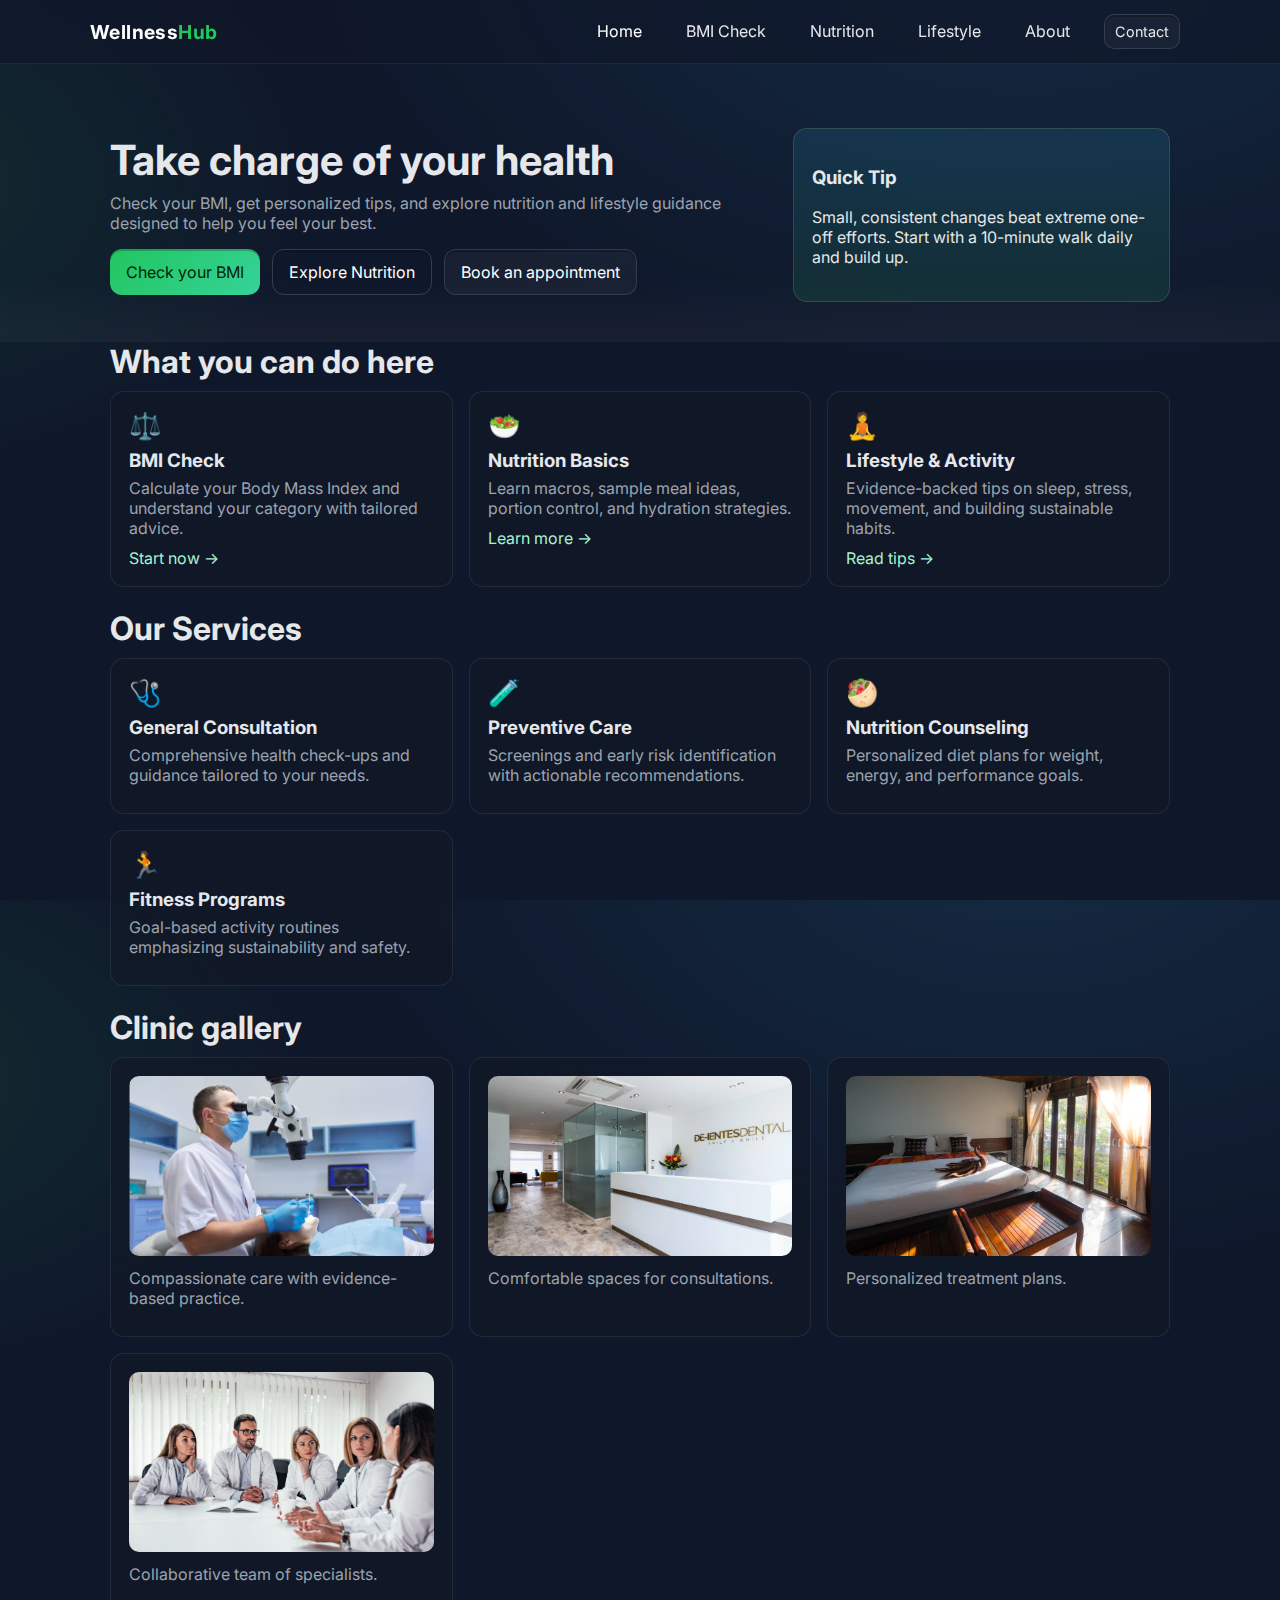
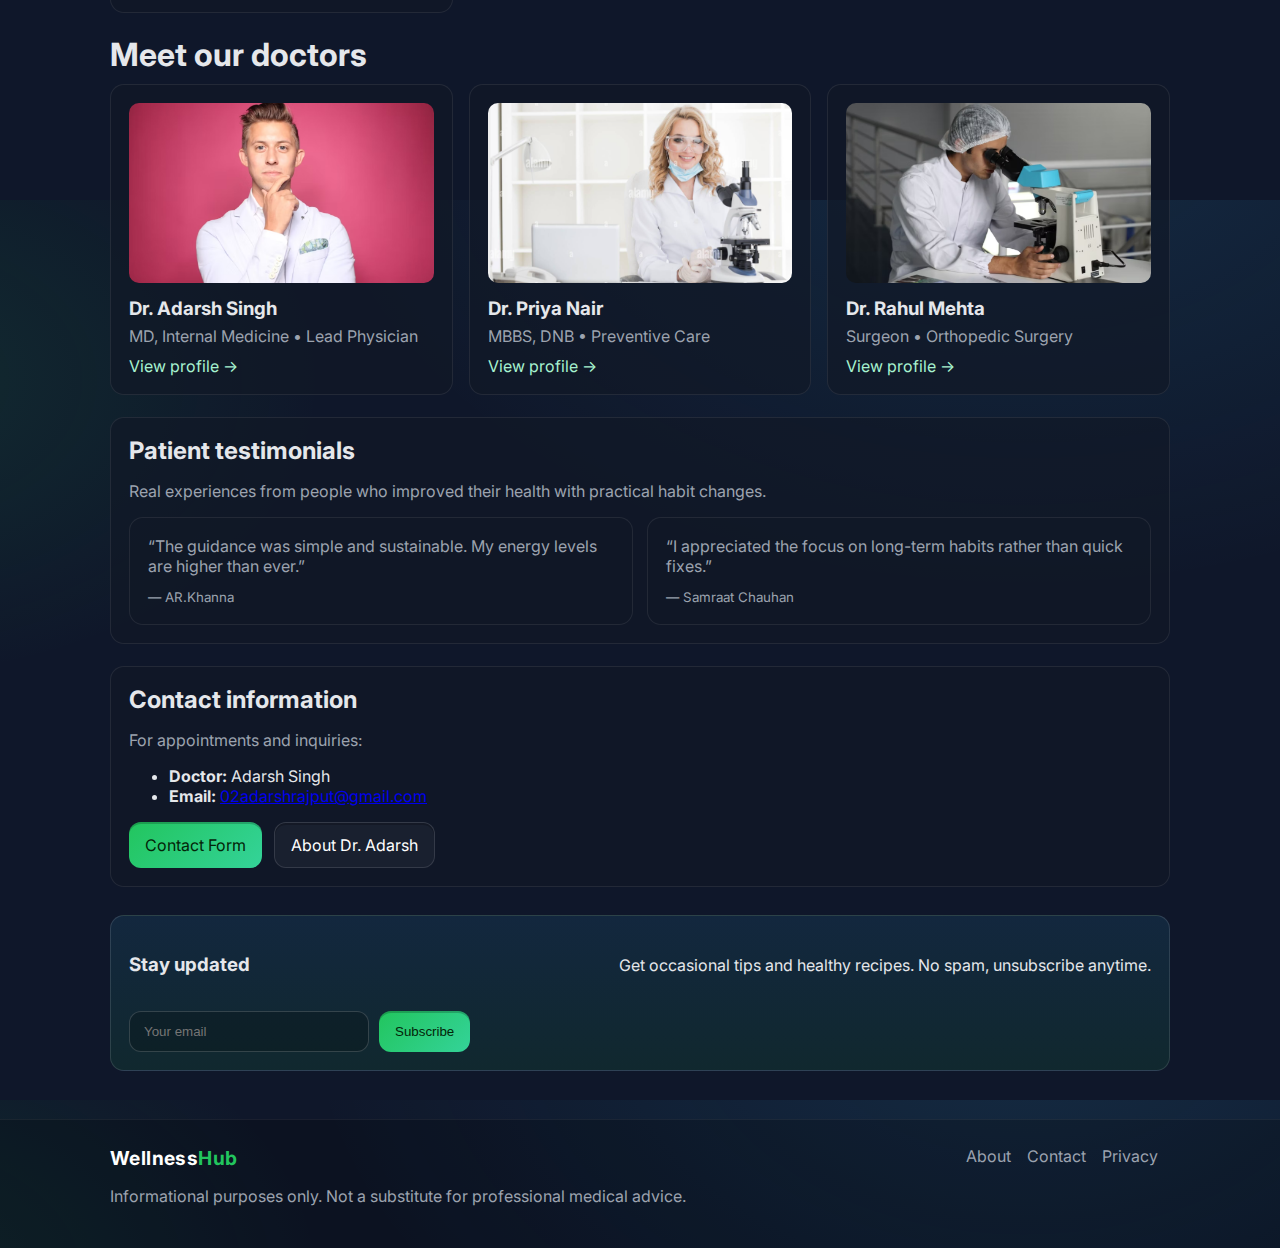
<file: index.html>
<!DOCTYPE html>
<html lang="en">
<head>
  <meta charset="UTF-8" />
  <meta name="viewport" content="width=device-width, initial-scale=1.0" />
  <title>Wellness Hub | Your Health Companion</title>
  <meta name="description" content="Wellness Hub helps you check BMI, learn nutrition basics, get lifestyle tips, and track your health goals." />
  <link rel="stylesheet" href="assets/css/style.css" />
  <link rel="preconnect" href="https://fonts.googleapis.com">
  <link rel="preconnect" href="https://fonts.gstatic.com" crossorigin>
  <link href="https://fonts.googleapis.com/css2?family=Inter:wght@400;600;700&display=swap" rel="stylesheet">
</head>
<body>
  <header class="site-header">
    <div class="container header-inner">
      <a class="logo" href="index.html">Wellness<span>Hub</span></a>
      <nav class="nav">
        <a href="index.html" class="active">Home</a>
        <a href="pages/bmi.html">BMI Check</a>
        <a href="pages/nutrition.html">Nutrition</a>
        <a href="pages/lifestyle.html">Lifestyle</a>
        <a href="pages/about.html">About</a>
        <a href="pages/contact.html" class="btn btn-sm">Contact</a>
      </nav>
    </div>
  </header>

  <section class="hero">
    <div class="container hero-inner">
      <div class="hero-text">
        <h1>Take charge of your health</h1>
        <p>Check your BMI, get personalized tips, and explore nutrition and lifestyle guidance designed to help you feel your best.</p>
        <div class="cta-group">
          <a class="btn btn-primary" href="pages/bmi.html">Check your BMI</a>
          <a class="btn btn-ghost" href="pages/nutrition.html">Explore Nutrition</a>
          <a class="btn" href="pages/contact.html">Book an appointment</a>
        </div>
      </div>
      <div class="hero-card">
        <h3>Quick Tip</h3>
        <p>Small, consistent changes beat extreme one-off efforts. Start with a 10-minute walk daily and build up.</p>
      </div>
    </div>
    <div class="hero-wave" aria-hidden="true"></div>
  </section>

  <main class="container">
    <section class="features">
      <h2 class="section-title">What you can do here</h2>
      <div class="grid">
        <a class="card" href="pages/bmi.html">
          <div class="icon">⚖️</div>
          <h3>BMI Check</h3>
          <p>Calculate your Body Mass Index and understand your category with tailored advice.</p>
          <span class="link">Start now →</span>
        </a>
        <a class="card" href="pages/nutrition.html">
          <div class="icon">🥗</div>
          <h3>Nutrition Basics</h3>
          <p>Learn macros, sample meal ideas, portion control, and hydration strategies.</p>
          <span class="link">Learn more →</span>
        </a>
        <a class="card" href="pages/lifestyle.html">
          <div class="icon">🧘</div>
          <h3>Lifestyle & Activity</h3>
          <p>Evidence-backed tips on sleep, stress, movement, and building sustainable habits.</p>
          <span class="link">Read tips →</span>
        </a>
      </div>
    </section>

    <section id="services" class="features" style="margin-top:22px">
      <h2 class="section-title">Our Services</h2>
      <div class="grid">
        <div class="card">
          <div class="icon">🩺</div>
          <h3>General Consultation</h3>
          <p>Comprehensive health check-ups and guidance tailored to your needs.</p>
        </div>
        <div class="card">
          <div class="icon">🧪</div>
          <h3>Preventive Care</h3>
          <p>Screenings and early risk identification with actionable recommendations.</p>
        </div>
        <div class="card">
          <div class="icon">🥙</div>
          <h3>Nutrition Counseling</h3>
          <p>Personalized diet plans for weight, energy, and performance goals.</p>
        </div>
        <div class="card">
          <div class="icon">🏃</div>
          <h3>Fitness Programs</h3>
          <p>Goal-based activity routines emphasizing sustainability and safety.</p>
        </div>
      </div>
    </section>

    <section class="features" style="margin-top:22px">
      <h2 class="section-title">Clinic gallery</h2>
      <div class="grid">
        <div class="card" style="overflow:hidden">
          <img src="./assets/Image/Doing Treatment.png" alt="Doctor using machine for Treatment of Patient" style="width:100%;height:180px;object-fit:cover;border-radius:10px" />
          <p class="muted" style="margin-top:8px">Compassionate care with evidence-based practice.</p>
        </div>
        <div class="card" style="overflow:hidden">
          <img src="./assets/Image/Recepition.png" alt="Clinic reception" style="width:100%;height:180px;object-fit:cover;border-radius:10px" />
          <p class="muted" style="margin-top:8px">Comfortable spaces for consultations.</p>
        </div>
        <div class="card" style="overflow:hidden">
          <img src="./assets/Image/Img2.png" alt="Personalized Treatment" style="width:100%;height:180px;object-fit:cover;border-radius:10px" />
          <p class="muted" style="margin-top:8px">Personalized treatment plans.</p>
        </div>
        <div class="card" style="overflow:hidden">
          <img src="./assets/Image/Team Meeting.png" alt="Medical team discussion" style="width:100%;height:180px;object-fit:cover;border-radius:10px" />
          <p class="muted" style="margin-top:8px">Collaborative team of specialists.</p>
        </div>
      </div>
    </section>

    <section class="features" style="margin-top:22px">
      <h2 class="section-title">Meet our doctors</h2>
      <div class="grid">
        <a class="card" href="pages/about.html" style="overflow:hidden">
          <img src="./assets/Image/Doctor Portrait.png" alt="Doctor portrait" style="width:100%;height:180px;object-fit:cover;border-radius:10px" />
          <h3 style="margin-top:10px">Dr. Adarsh Singh</h3>
          <p class="muted">MD, Internal Medicine • Lead Physician</p>
          <span class="link">View profile →</span>
        </a>
        
        <a class="card" href="pages/aboutDrpriya.html" style="overflow:hidden">
          <img src="./assets/Image/Doctor Prtrait1.png" alt="Doctor at clinic" style="width:100%;height:180px;object-fit:cover;border-radius:10px" />
          <h3 style="margin-top:10px">Dr. Priya Nair</h3>
          <p class="muted">MBBS, DNB • Preventive Care</p>
          <span class="link">View profile →</span>
        </a>
        
        <a class="card" href="pages/aboutDrRahul.html" style="overflow:hidden">
          <img src="./assets/Image/Doctor Rahul.png" alt="Surgeon portrait" style="width:100%;height:180px;object-fit:cover;border-radius:10px" />
          <h3 style="margin-top:10px">Dr. Rahul Mehta</h3>
          <p class="muted">Surgeon • Orthopedic Surgery</p>
          <span class="link">View profile →</span>
        </a>
        
      </div>
    </section>

    <section class="panel" style="margin-top:22px">
      <h2>Patient testimonials</h2>
      <p class="muted">Real experiences from people who improved their health with practical habit changes.</p>
      <div style="display:grid;grid-template-columns:1fr 1fr;gap:14px;margin-top:10px">
        <div class="card">
          <p>“The guidance was simple and sustainable. My energy levels are higher than ever.”</p>
          <small class="muted">— AR.Khanna</small>
        </div>
        <div class="card">
          <p>“I appreciated the focus on long-term habits rather than quick fixes.”</p>
          <small class="muted">— Samraat Chauhan</small>
        </div>
      </div>
    </section>

    <section class="panel" style="margin-top:22px">
      <h2>Contact information</h2>
      <p>For appointments and inquiries:</p>
      <ul>
        <li><strong>Doctor:</strong> Adarsh Singh</li>
        <li><strong>Email:</strong> <a href="mailto:02adarshrajput@gmail.com" class="link">02adarshrajput@gmail.com</a></li>
      </ul>
      <div class="cta-group" style="margin-top:6px">
        <a class="btn btn-primary" href="pages/contact.html">Contact Form</a>
        <a class="btn" href="pages/about.html">About Dr. Adarsh</a>
      </div>
    </section>

    <section class="newsletter">
      <div class="newsletter-inner">
        <h3>Stay updated</h3>
        <p>Get occasional tips and healthy recipes. No spam, unsubscribe anytime.</p>
        <form id="newsletter-form" class="newsletter-form" novalidate>
          <input aria-label="Email" type="email" name="email" placeholder="Your email" required />
          <button class="btn btn-primary" type="submit">Subscribe</button>
          <small id="nl-feedback" class="form-feedback" role="status"></small>
        </form>
      </div>
    </section>
  </main>

  <footer class="site-footer">
    <div class="container footer-inner">
      <div>
        <a class="logo" href="index.html">Wellness<span>Hub</span></a>
        <p class="muted">Informational purposes only. Not a substitute for professional medical advice.</p>
      </div>
      <div class="footer-links">
        <a href="pages/about.html">About</a>
        <a href="pages/contact.html">Contact</a>
        <a href="pages/privacy.html">Privacy</a>
      </div>
    </div>
  </footer>

  <script src="assets/js/app.js"></script>
</body>
</html>
</file>
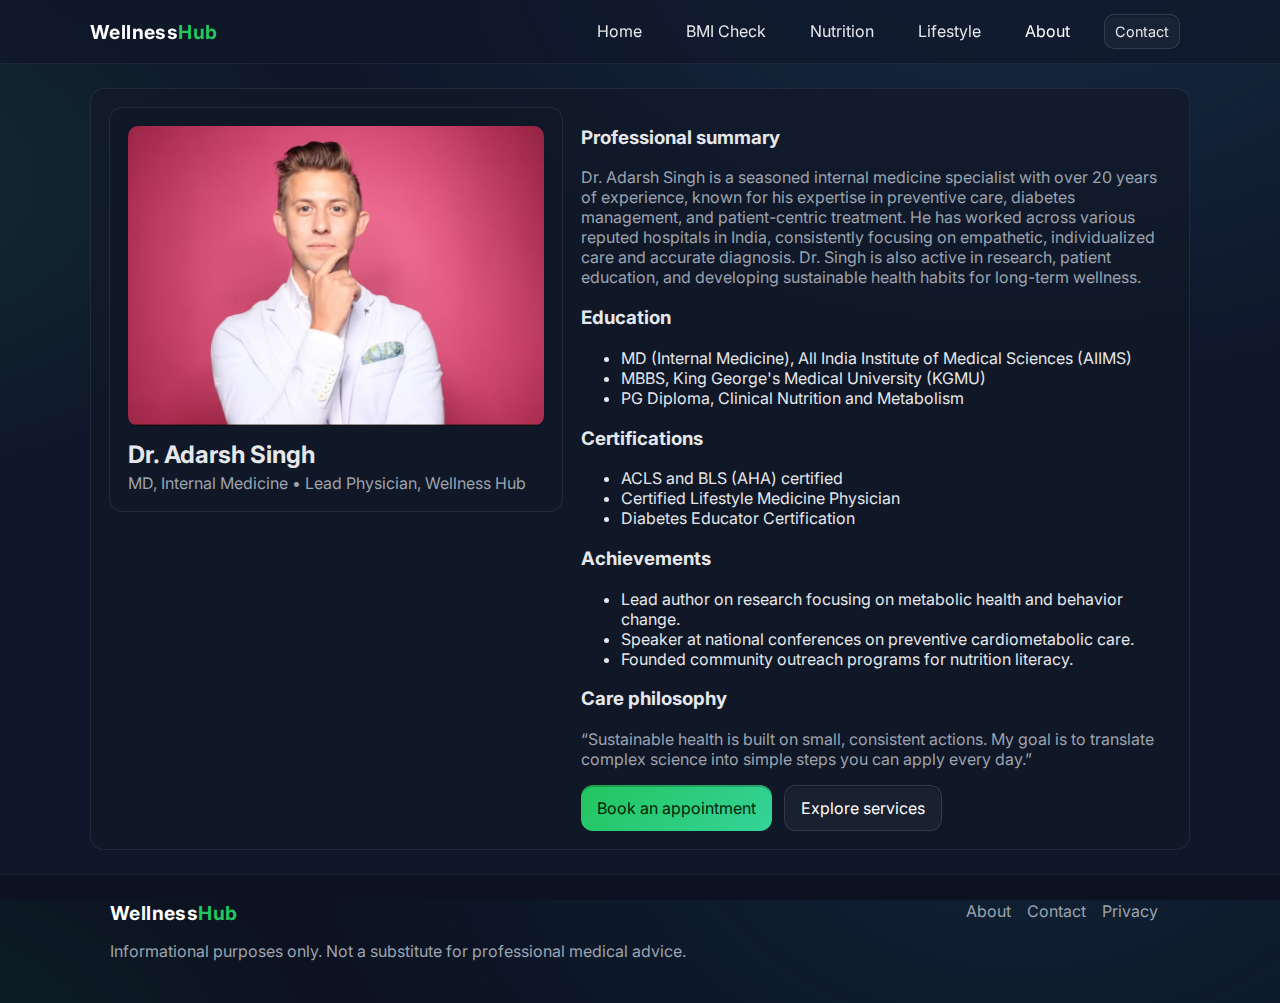
<file: pages/about.html>
<!DOCTYPE html>
<html lang="en">
<head>
  <meta charset="UTF-8" />
  <meta name="viewport" content="width=device-width, initial-scale=1.0" />
  <title>About Dr. Adarsh Singh | Wellness Hub</title>
  <link rel="stylesheet" href="../assets/css/style.css" />
  <link rel="preconnect" href="https://fonts.googleapis.com">
  <link rel="preconnect" href="https://fonts.gstatic.com" crossorigin>
  <link href="https://fonts.googleapis.com/css2?family=Inter:wght@400;600;700&display=swap" rel="stylesheet">
</head>
<body>
  <header class="site-header">
    <div class="container header-inner">
      <a class="logo" href="../index.html">Wellness<span>Hub</span></a>
      <nav class="nav">
        <a href="../index.html">Home</a>
        <a href="bmi.html">BMI Check</a>
        <a href="nutrition.html">Nutrition</a>
        <a href="lifestyle.html">Lifestyle</a>
        <a href="about.html" class="active">About</a>
        <a href="contact.html" class="btn btn-sm">Contact</a>
      </nav>
    </div>
  </header>

  <main class="container page">
    <section class="panel">
      <div style="display:grid;grid-template-columns:1fr 1.3fr;gap:18px;align-items:start">
        <div class="card" style="overflow:hidden">
          <img src="./Doctor Portrait.png" alt="Doctor portrait" style="width:100%;height:300px;object-fit:cover;border-radius:10px" />
          <div style="margin-top:10px">
            <h2 style="margin:0">Dr. Adarsh Singh</h2>
            <p class="muted" style="margin:4px 0 0">MD, Internal Medicine • Lead Physician, Wellness Hub</p>
          </div>
        </div>
        <div>
          <h3>Professional summary</h3>
          <p>Dr. Adarsh Singh is a seasoned internal medicine specialist with over 20 years of experience, known for his expertise in preventive care, diabetes management, and patient-centric treatment. He has worked across various reputed hospitals in India, consistently focusing on empathetic, individualized care and accurate diagnosis. Dr. Singh is also active in research, patient education, and developing sustainable health habits for long-term wellness.</p>

          <h3>Education</h3>
          <ul>
            <li>MD (Internal Medicine), All India Institute of Medical Sciences (AIIMS)</li>
            <li>MBBS, King George's Medical University (KGMU)</li>
            <li>PG Diploma, Clinical Nutrition and Metabolism</li>
          </ul>

          <h3>Certifications</h3>
          <ul>
            <li>ACLS and BLS (AHA) certified</li>
            <li>Certified Lifestyle Medicine Physician</li>
            <li>Diabetes Educator Certification</li>
          </ul>

          <h3>Achievements</h3>
          <ul>
            <li>Lead author on research focusing on metabolic health and behavior change.</li>
            <li>Speaker at national conferences on preventive cardiometabolic care.</li>
            <li>Founded community outreach programs for nutrition literacy.</li>
          </ul>

          <h3>Care philosophy</h3>
          <p>“Sustainable health is built on small, consistent actions. My goal is to translate complex science into simple steps you can apply every day.”</p>

          <div class="cta-group" style="margin-top:10px">
            <a class="btn btn-primary" href="contact.html">Book an appointment</a>
            <a class="btn" href="../index.html#services">Explore services</a>
          </div>
        </div>
      </div>
    </section>
  </main>

  <footer class="site-footer">
    <div class="container footer-inner">
      <div>
        <a class="logo" href="../index.html">Wellness<span>Hub</span></a>
        <p class="muted">Informational purposes only. Not a substitute for professional medical advice.</p>
      </div>
      <div class="footer-links">
        <a href="about.html">About</a>
        <a href="contact.html">Contact</a>
        <a href="privacy.html">Privacy</a>
      </div>
    </div>
  </footer>
</body>
</html>
</file>
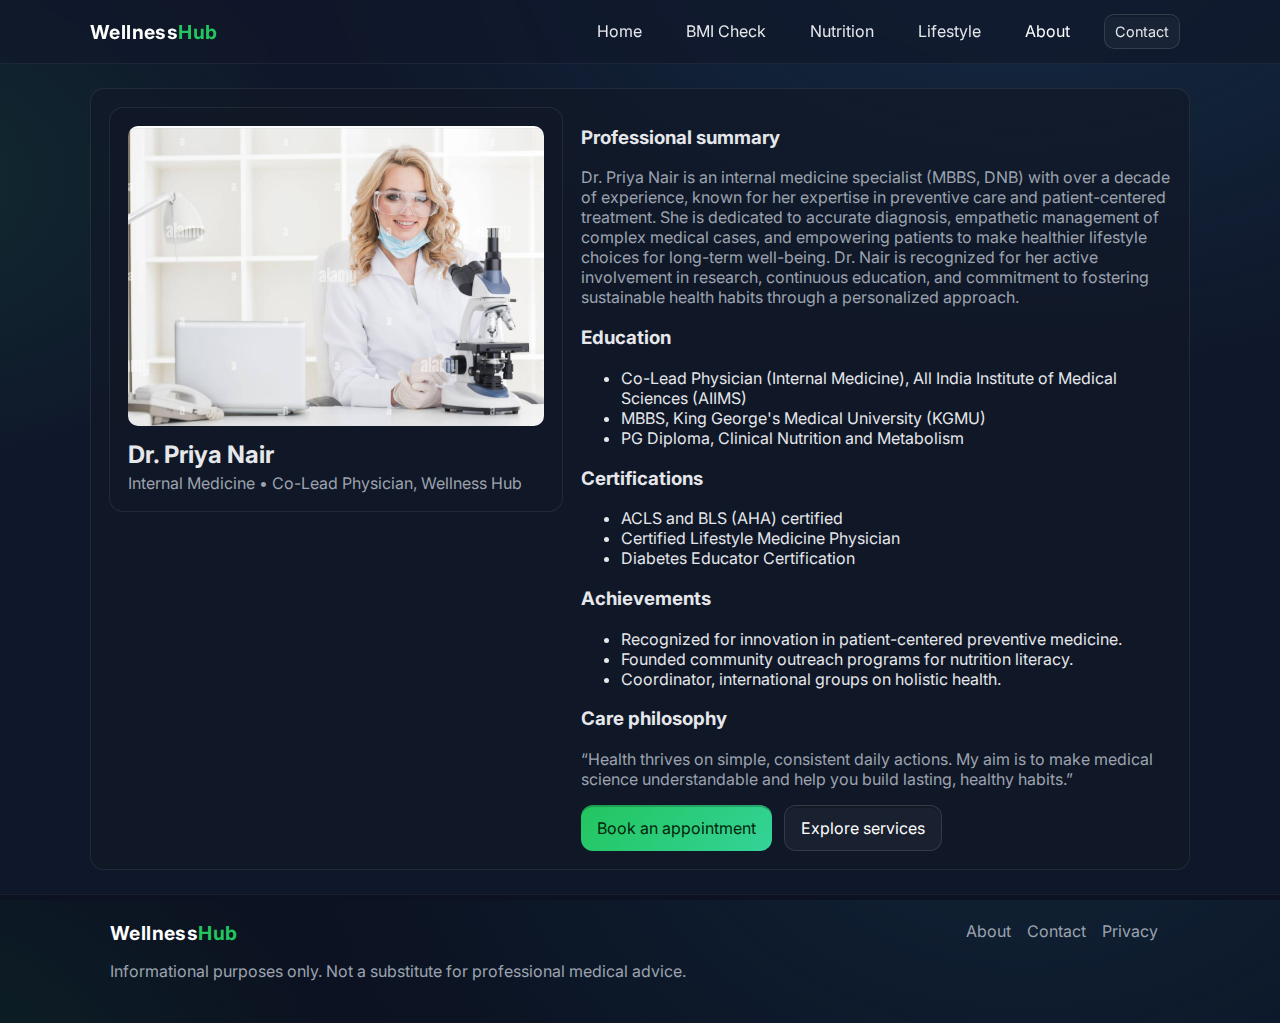
<file: pages/aboutDrpriya.html>
<!DOCTYPE html>
<html lang="en">
<head>
  <meta charset="UTF-8" />
  <meta name="viewport" content="width=device-width, initial-scale=1.0" />
  <title>About Dr. Priya Nair | Wellness Hub</title>
  <link rel="stylesheet" href="../assets/css/style.css" />
  <link rel="preconnect" href="https://fonts.googleapis.com">
  <link rel="preconnect" href="https://fonts.gstatic.com" crossorigin>
  <link href="https://fonts.googleapis.com/css2?family=Inter:wght@400;600;700&display=swap" rel="stylesheet">
</head>
<body>
  <header class="site-header">
    <div class="container header-inner">
      <a class="logo" href="../index.html">Wellness<span>Hub</span></a>
      <nav class="nav">
        <a href="../index.html">Home</a>
        <a href="bmi.html">BMI Check</a>
        <a href="nutrition.html">Nutrition</a>
        <a href="lifestyle.html">Lifestyle</a>
        <a href="about.html" class="active">About</a>
        <a href="contact.html" class="btn btn-sm">Contact</a>
      </nav>
    </div>
  </header>

  <main class="container page">
    <section class="panel">
      <div style="display:grid;grid-template-columns:1fr 1.3fr;gap:18px;align-items:start">
        <div class="card" style="overflow:hidden">
          <img src="./Doctor Prtrait1.png" alt="Doctor portrait" style="width:100%;height:300px;object-fit:cover;border-radius:10px" />
          <div style="margin-top:10px">
            <h2 style="margin:0">Dr. Priya Nair</h2>
            <p class="muted" style="margin:4px 0 0">Internal Medicine • Co-Lead Physician, Wellness Hub</p>
          </div>
        </div>
        <div>
          <h3>Professional summary</h3>
          <p>Dr. Priya Nair is an internal medicine specialist (MBBS, DNB) with over a decade of experience, known for her expertise in preventive care and patient-centered treatment. She is dedicated to accurate diagnosis, empathetic management of complex medical cases, and empowering patients to make healthier lifestyle choices for long-term well-being. Dr. Nair is recognized for her active involvement in research, continuous education, and commitment to fostering sustainable health habits through a personalized approach.</p>

          <h3>Education</h3>
          <ul>
            <li>Co-Lead Physician (Internal Medicine), All India Institute of Medical Sciences (AIIMS)</li>
            <li>MBBS, King George's Medical University (KGMU)</li>
            <li>PG Diploma, Clinical Nutrition and Metabolism</li>
          </ul>

          <h3>Certifications</h3>
          <ul>
            <li>ACLS and BLS (AHA) certified</li>
            <li>Certified Lifestyle Medicine Physician</li>
            <li>Diabetes Educator Certification</li>
          </ul>

          <h3>Achievements</h3>
          <ul>
            <li>Recognized for innovation in patient-centered preventive medicine.</li>
            <li>Founded community outreach programs for nutrition literacy.</li>
            <li>Coordinator, international groups on holistic health.</li>
          </ul>

          <h3>Care philosophy</h3>
          <p>“Health thrives on simple, consistent daily actions. My aim is to make medical science understandable and help you build lasting, healthy habits.”</p>

          <div class="cta-group" style="margin-top:10px">
            <a class="btn btn-primary" href="contact.html">Book an appointment</a>
            <a class="btn" href="../index.html#services">Explore services</a>
          </div>
        </div>
      </div>
    </section>
  </main>

  <footer class="site-footer">
    <div class="container footer-inner">
      <div>
        <a class="logo" href="../index.html">Wellness<span>Hub</span></a>
        <p class="muted">Informational purposes only. Not a substitute for professional medical advice.</p>
      </div>
      <div class="footer-links">
        <a href="about.html">About</a>
        <a href="contact.html">Contact</a>
        <a href="privacy.html">Privacy</a>
      </div>
    </div>
  </footer>
</body>
</html>
</file>
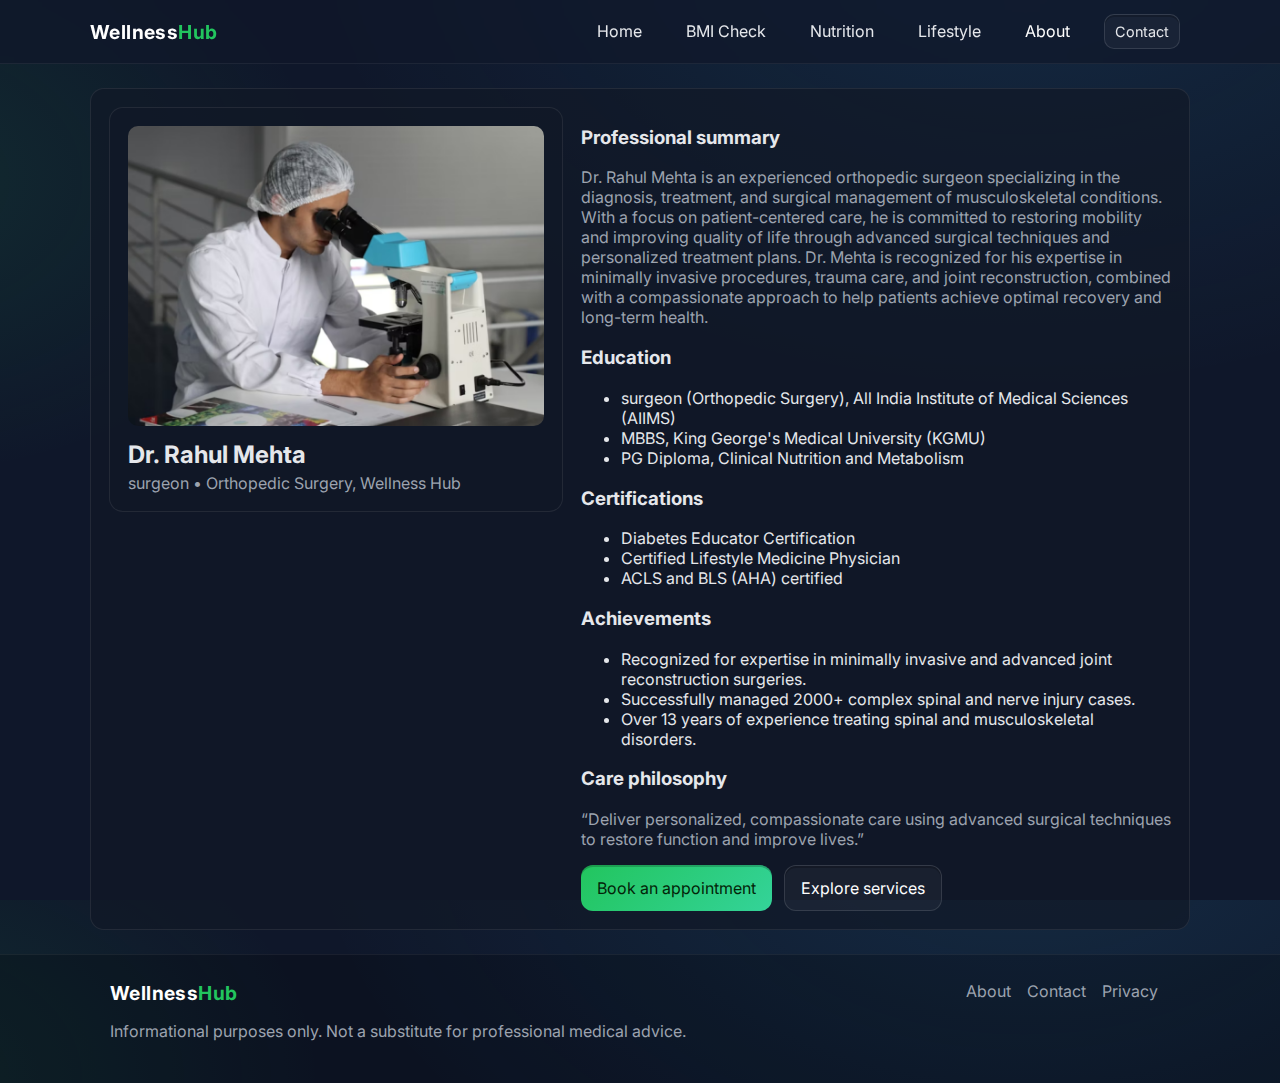
<file: pages/aboutDrRahul.html>
<!DOCTYPE html>
<html lang="en">
<head>
  <meta charset="UTF-8" />
  <meta name="viewport" content="width=device-width, initial-scale=1.0" />
  <title>About Dr. Priya Nair | Wellness Hub</title>
  <link rel="stylesheet" href="../assets/css/style.css" />
  <link rel="preconnect" href="https://fonts.googleapis.com">
  <link rel="preconnect" href="https://fonts.gstatic.com" crossorigin>
  <link href="https://fonts.googleapis.com/css2?family=Inter:wght@400;600;700&display=swap" rel="stylesheet">
</head>
<body>
  <header class="site-header">
    <div class="container header-inner">
      <a class="logo" href="../index.html">Wellness<span>Hub</span></a>
      <nav class="nav">
        <a href="../index.html">Home</a>
        <a href="bmi.html">BMI Check</a>
        <a href="nutrition.html">Nutrition</a>
        <a href="lifestyle.html">Lifestyle</a>
        <a href="about.html" class="active">About</a>
        <a href="contact.html" class="btn btn-sm">Contact</a>
      </nav>
    </div>
  </header>

  <main class="container page">
    <section class="panel">
      <div style="display:grid;grid-template-columns:1fr 1.3fr;gap:18px;align-items:start">
        <div class="card" style="overflow:hidden">
          <img src="./Doctor Rahul.png" alt="Doctor portrait" style="width:100%;height:300px;object-fit:cover;border-radius:10px" />
          <div style="margin-top:10px">
            <h2 style="margin:0">Dr. Rahul Mehta</h2>
            <p class="muted" style="margin:4px 0 0">surgeon • Orthopedic Surgery, Wellness Hub</p>
          </div>
        </div>
        <div>
          <h3>Professional summary</h3>
          <p>Dr. Rahul Mehta is an experienced orthopedic surgeon specializing in the diagnosis, treatment, and surgical management of musculoskeletal conditions. With a focus on patient-centered care, he is committed to restoring mobility and improving quality of life through advanced surgical techniques and personalized treatment plans. Dr. Mehta is recognized for his expertise in minimally invasive procedures, trauma care, and joint reconstruction, combined with a compassionate approach to help patients achieve optimal recovery and long-term health.</p>

          <h3>Education</h3>
          <ul>
            <li>surgeon (Orthopedic Surgery), All India Institute of Medical Sciences (AIIMS)</li>
            <li>MBBS, King George's Medical University (KGMU)</li>
            <li>PG Diploma, Clinical Nutrition and Metabolism</li>
          </ul>

          <h3>Certifications</h3>
          <ul>
            <li>Diabetes Educator Certification</li>
            <li>Certified Lifestyle Medicine Physician</li>
            <li>ACLS and BLS (AHA) certified</li>
          </ul>

          <h3>Achievements</h3>
          <ul>
            <li>Recognized for expertise in minimally invasive and advanced joint reconstruction surgeries.</li>
            <li>Successfully managed 2000+ complex spinal and nerve injury cases.</li>
            <li>Over 13 years of experience treating spinal and musculoskeletal disorders.</li>
          </ul>

          <h3>Care philosophy</h3>
          <p>“Deliver personalized, compassionate care using advanced surgical techniques to restore function and improve lives.”</p>

          <div class="cta-group" style="margin-top:10px">
            <a class="btn btn-primary" href="contact.html">Book an appointment</a>
            <a class="btn" href="../index.html#services">Explore services</a>
          </div>
        </div>
      </div>
    </section>
  </main>

  <footer class="site-footer">
    <div class="container footer-inner">
      <div>
        <a class="logo" href="../index.html">Wellness<span>Hub</span></a>
        <p class="muted">Informational purposes only. Not a substitute for professional medical advice.</p>
      </div>
      <div class="footer-links">
        <a href="about.html">About</a>
        <a href="contact.html">Contact</a>
        <a href="privacy.html">Privacy</a>
      </div>
    </div>
  </footer>
</body>
</html>
</file>
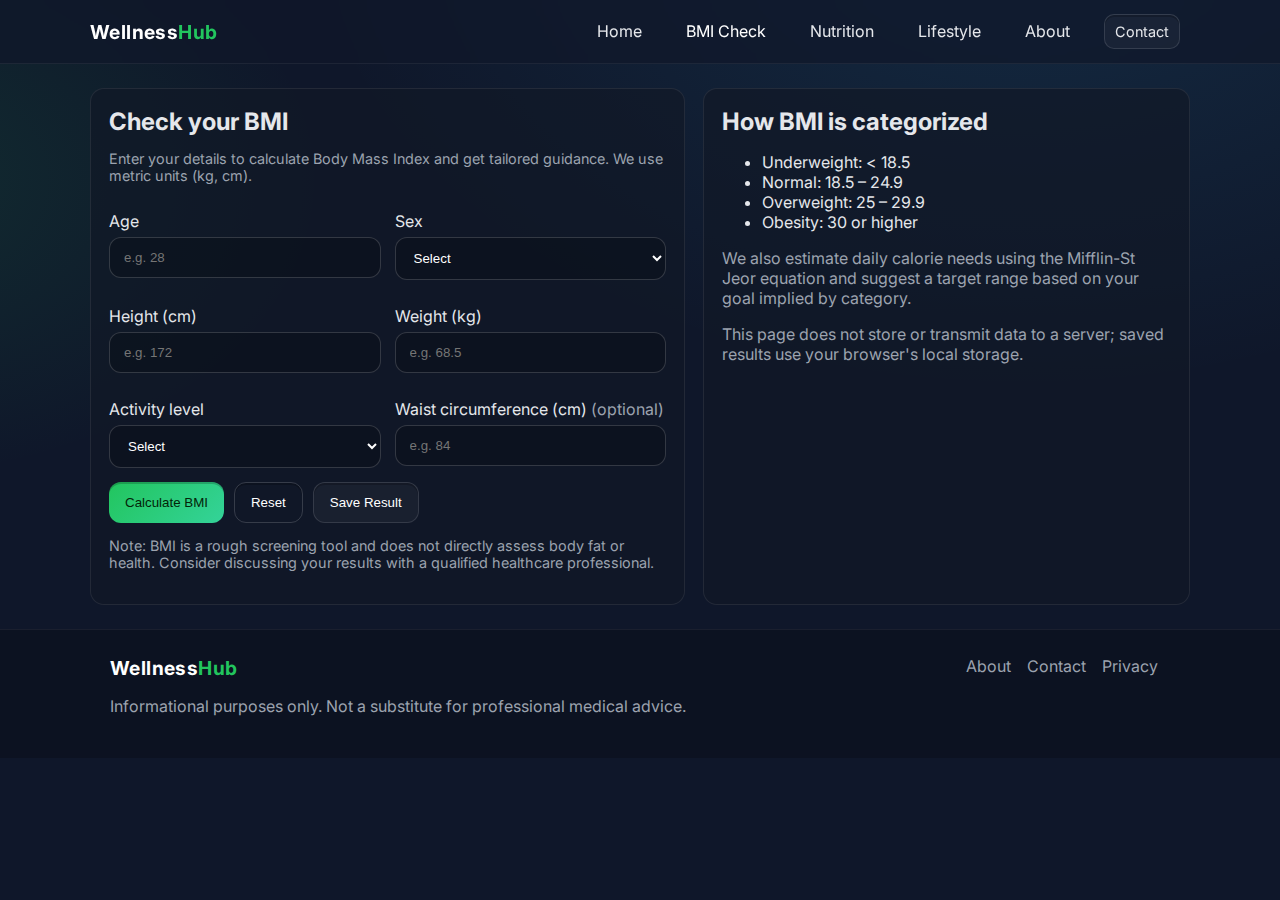
<file: pages/bmi.html>
<!DOCTYPE html>
<html lang="en">
<head>
  <meta charset="UTF-8" />
  <meta name="viewport" content="width=device-width, initial-scale=1.0" />
  <title>BMI Check | Wellness Hub</title>
  <link rel="stylesheet" href="../assets/css/style.css" />
  <link rel="preconnect" href="https://fonts.googleapis.com">
  <link rel="preconnect" href="https://fonts.gstatic.com" crossorigin>
  <link href="https://fonts.googleapis.com/css2?family=Inter:wght@400;600;700&display=swap" rel="stylesheet">
</head>
<body>
  <header class="site-header">
    <div class="container header-inner">
      <a class="logo" href="../index.html">Wellness<span>Hub</span></a>
      <nav class="nav">
        <a href="../index.html">Home</a>
        <a href="bmi.html" class="active">BMI Check</a>
        <a href="nutrition.html">Nutrition</a>
        <a href="lifestyle.html">Lifestyle</a>
        <a href="about.html">About</a>
        <a href="contact.html" class="btn btn-sm">Contact</a>
      </nav>
    </div>
  </header>

  <main class="container page">
    <div class="grid">
      <section class="panel">
        <h2>Check your BMI</h2>
        <p class="help">Enter your details to calculate Body Mass Index and get tailored guidance. We use metric units (kg, cm).</p>

        <form id="bmi-form" novalidate>
          <div class="grid" style="grid-template-columns:1fr 1fr;gap:14px">
            <div>
              <label for="age">Age</label>
              <input type="number" id="age" name="age" min="10" max="120" placeholder="e.g. 28" required />
            </div>
            <div>
              <label for="sex">Sex</label>
              <select id="sex" name="sex" required>
                <option value="">Select</option>
                <option value="male">Male</option>
                <option value="female">Female</option>
              </select>
            </div>
            <div>
              <label for="height">Height (cm)</label>
              <input type="number" id="height" name="height" min="100" max="250" placeholder="e.g. 172" required />
            </div>
            <div>
              <label for="weight">Weight (kg)</label>
              <input type="number" id="weight" name="weight" min="25" max="300" step="0.1" placeholder="e.g. 68.5" required />
            </div>
            <div>
              <label for="activity">Activity level</label>
              <select id="activity" name="activity" required>
                <option value="">Select</option>
                <option value="1.2">Sedentary (little or no exercise)</option>
                <option value="1.375">Light (1-3 days/week)</option>
                <option value="1.55">Moderate (3-5 days/week)</option>
                <option value="1.725">Active (6-7 days/week)</option>
                <option value="1.9">Very active (physical job or training)</option>
              </select>
            </div>
            <div>
              <label for="waist">Waist circumference (cm) <span class="muted">(optional)</span></label>
              <input type="number" id="waist" name="waist" min="40" max="200" placeholder="e.g. 84" />
            </div>
          </div>

          <div style="display:flex;gap:10px;margin-top:14px;flex-wrap:wrap">
            <button type="submit" class="btn btn-primary">Calculate BMI</button>
            <button type="button" id="reset" class="btn btn-ghost">Reset</button>
            <button type="button" id="save" class="btn">Save Result</button>
          </div>
          <small id="form-feedback" class="form-feedback" role="status"></small>
        </form>

        <div id="bmi-output" class="result" style="display:none"></div>
        <div id="last-result" class="panel" style="margin-top:14px;display:none">
          <h3>Last saved result</h3>
          <div id="last-result-body" class="muted"></div>
        </div>

        <p class="help">Note: BMI is a rough screening tool and does not directly assess body fat or health. Consider discussing your results with a qualified healthcare professional.</p>
      </section>

      <aside class="panel">
        <h2>How BMI is categorized</h2>
        <ul>
          <li>Underweight: &lt; 18.5</li>
          <li>Normal: 18.5 – 24.9</li>
          <li>Overweight: 25 – 29.9</li>
          <li>Obesity: 30 or higher</li>
        </ul>
        <p>We also estimate daily calorie needs using the Mifflin-St Jeor equation and suggest a target range based on your goal implied by category.</p>
        <p class="muted">This page does not store or transmit data to a server; saved results use your browser's local storage.</p>
      </aside>
    </div>
  </main>

  <footer class="site-footer">
    <div class="container footer-inner">
      <div>
        <a class="logo" href="../index.html">Wellness<span>Hub</span></a>
        <p class="muted">Informational purposes only. Not a substitute for professional medical advice.</p>
      </div>
      <div class="footer-links">
        <a href="about.html">About</a>
        <a href="contact.html">Contact</a>
        <a href="privacy.html">Privacy</a>
      </div>
    </div>
  </footer>

  <script src="../assets/js/app.js"></script>
  <script src="../assets/js/bmi.js"></script>
</body>
</html>
</file>
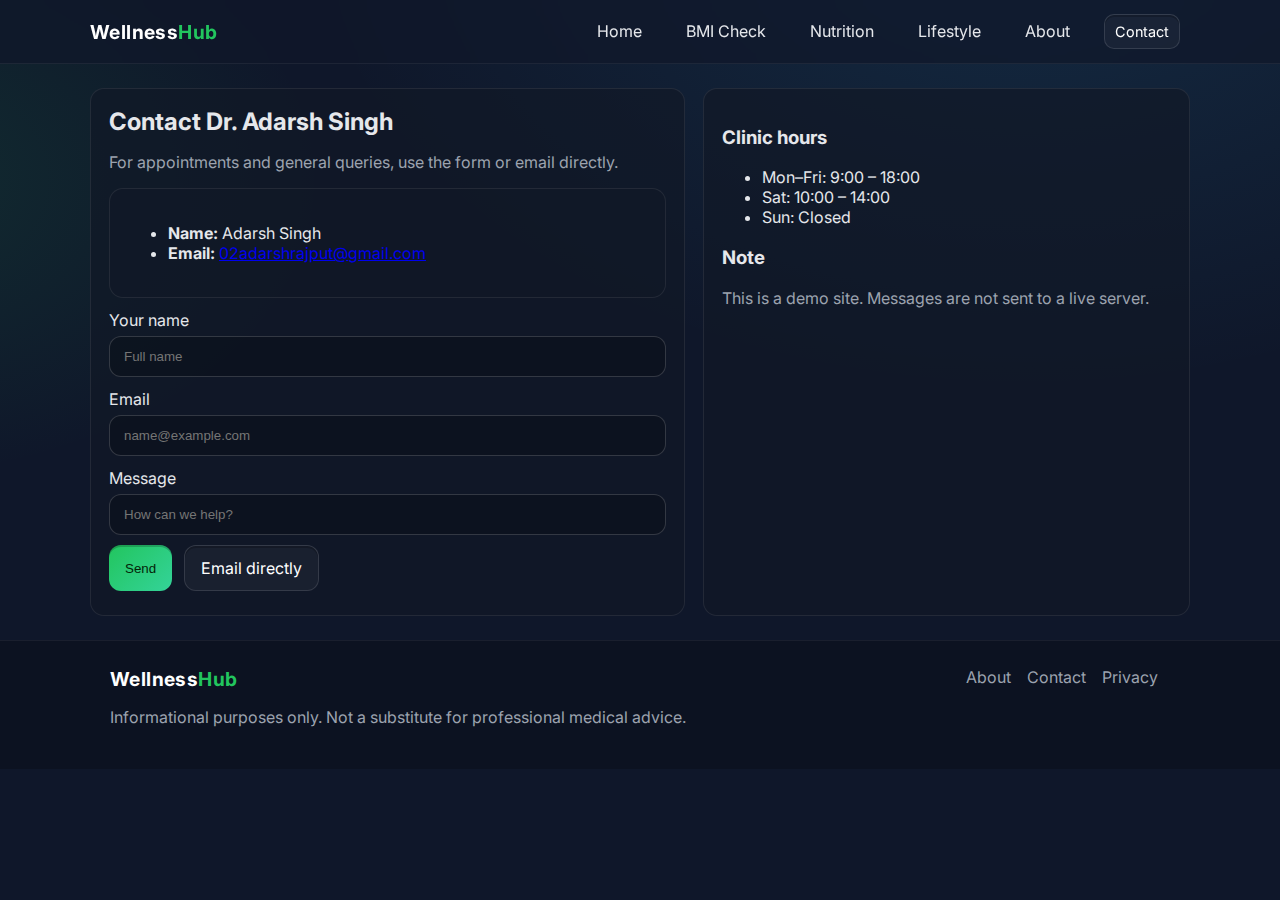
<file: pages/contact.html>
<!DOCTYPE html>
<html lang="en">
<head>
  <meta charset="UTF-8" />
  <meta name="viewport" content="width=device-width, initial-scale=1.0" />
  <title>Contact | Wellness Hub</title>
  <link rel="stylesheet" href="../assets/css/style.css" />
  <link rel="preconnect" href="https://fonts.googleapis.com">
  <link rel="preconnect" href="https://fonts.gstatic.com" crossorigin>
  <link href="https://fonts.googleapis.com/css2?family=Inter:wght@400;600;700&display=swap" rel="stylesheet">
</head>
<body>
  <header class="site-header">
    <div class="container header-inner">
      <a class="logo" href="../index.html">Wellness<span>Hub</span></a>
      <nav class="nav">
        <a href="../index.html">Home</a>
        <a href="bmi.html">BMI Check</a>
        <a href="nutrition.html">Nutrition</a>
        <a href="lifestyle.html">Lifestyle</a>
        <a href="about.html">About</a>
        <a href="contact.html" class="active btn btn-sm">Contact</a>
      </nav>
    </div>
  </header>

  <main class="container page">
    <div class="grid">
      <section class="panel">
        <h2>Contact Dr. Adarsh Singh</h2>
        <p>For appointments and general queries, use the form or email directly.</p>

        <div class="card" style="margin-top:10px">
          <ul>
            <li><strong>Name:</strong> Adarsh Singh</li>
            <li><strong>Email:</strong> <a href="mailto:02adarshrajput@gmail.com">02adarshrajput@gmail.com</a></li>
          </ul>
        </div>

        <form id="contact-form" style="margin-top:12px" novalidate>
          <label for="cname">Your name</label>
          <input id="cname" name="cname" placeholder="Full name" required />

          <label for="cemail">Email</label>
          <input id="cemail" name="cemail" type="email" placeholder="name@example.com" required />

          <label for="cmsg">Message</label>
          <input id="cmsg" name="cmsg" placeholder="How can we help?" required />

          <div class="cta-group" style="margin-top:10px">
            <button class="btn btn-primary" type="submit">Send</button>
            <a class="btn" href="mailto:02adarshrajput@gmail.com?subject=Appointment%20Request">Email directly</a>
          </div>
          <small id="contact-feedback" class="form-feedback" role="status"></small>
        </form>
      </section>

      <aside class="panel">
        <h3>Clinic hours</h3>
        <ul>
          <li>Mon–Fri: 9:00 – 18:00</li>
          <li>Sat: 10:00 – 14:00</li>
          <li>Sun: Closed</li>
        </ul>
        <h3>Note</h3>
        <p class="muted">This is a demo site. Messages are not sent to a live server.</p>
      </aside>
    </div>
  </main>

  <footer class="site-footer">
    <div class="container footer-inner">
      <div>
        <a class="logo" href="../index.html">Wellness<span>Hub</span></a>
        <p class="muted">Informational purposes only. Not a substitute for professional medical advice.</p>
      </div>
      <div class="footer-links">
        <a href="about.html">About</a>
        <a href="contact.html">Contact</a>
        <a href="privacy.html">Privacy</a>
      </div>
    </div>
  </footer>

  <script>
    (function(){
      const form = document.getElementById('contact-form');
      const fb = document.getElementById('contact-feedback');
      if(form){
        form.addEventListener('submit', function(e){
          e.preventDefault();
          const email = form.cemail.value.trim();
          if(!/^[^\s@]+@[^\s@]+\.[^\s@]+$/.test(email)){
            fb.textContent = 'Please enter a valid email.';
            fb.style.color = '#fca5a5';
            return;
          }
          fb.textContent = 'Thanks! Your message has been noted (demo). Please also email if urgent.';
          fb.style.color = '#a7f3d0';
          form.reset();
        });
      }
    })();
  </script>
</body>
</html>
</file>
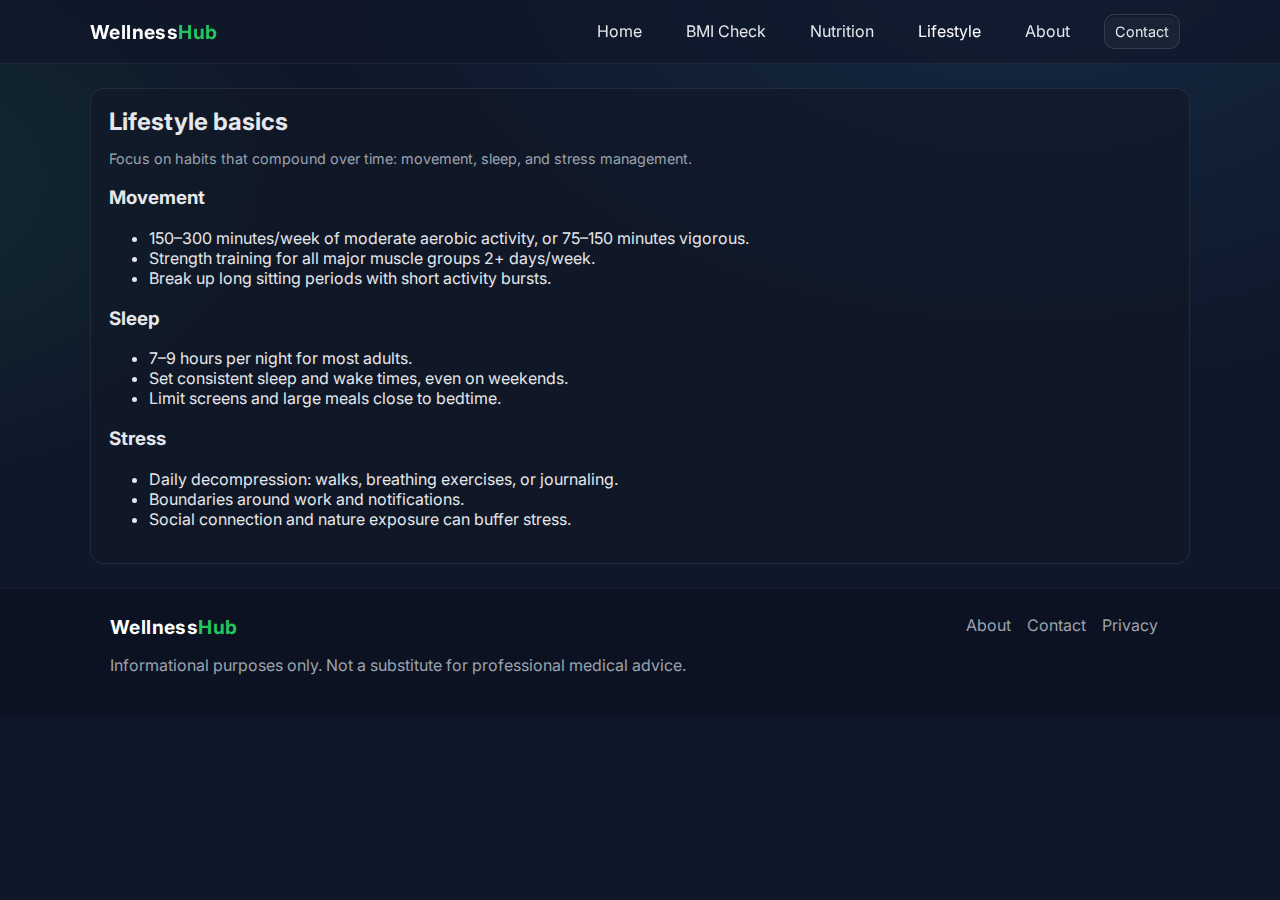
<file: pages/lifestyle.html>
<!DOCTYPE html>
<html lang="en">
<head>
  <meta charset="UTF-8" />
  <meta name="viewport" content="width=device-width, initial-scale=1.0" />
  <title>Lifestyle & Activity | Wellness Hub</title>
  <link rel="stylesheet" href="../assets/css/style.css" />
  <link rel="preconnect" href="https://fonts.googleapis.com">
  <link rel="preconnect" href="https://fonts.gstatic.com" crossorigin>
  <link href="https://fonts.googleapis.com/css2?family=Inter:wght@400;600;700&display=swap" rel="stylesheet">
</head>
<body>
  <header class="site-header">
    <div class="container header-inner">
      <a class="logo" href="../index.html">Wellness<span>Hub</span></a>
      <nav class="nav">
        <a href="../index.html">Home</a>
        <a href="bmi.html">BMI Check</a>
        <a href="nutrition.html">Nutrition</a>
        <a href="lifestyle.html" class="active">Lifestyle</a>
        <a href="about.html">About</a>
        <a href="contact.html" class="btn btn-sm">Contact</a>
      </nav>
    </div>
  </header>

  <main class="container page">
    <section class="panel">
      <h2>Lifestyle basics</h2>
      <p class="help">Focus on habits that compound over time: movement, sleep, and stress management.</p>

      <h3>Movement</h3>
      <ul>
        <li>150–300 minutes/week of moderate aerobic activity, or 75–150 minutes vigorous.</li>
        <li>Strength training for all major muscle groups 2+ days/week.</li>
        <li>Break up long sitting periods with short activity bursts.</li>
      </ul>

      <h3>Sleep</h3>
      <ul>
        <li>7–9 hours per night for most adults.</li>
        <li>Set consistent sleep and wake times, even on weekends.</li>
        <li>Limit screens and large meals close to bedtime.</li>
      </ul>

      <h3>Stress</h3>
      <ul>
        <li>Daily decompression: walks, breathing exercises, or journaling.</li>
        <li>Boundaries around work and notifications.</li>
        <li>Social connection and nature exposure can buffer stress.</li>
      </ul>
    </section>
  </main>

  <footer class="site-footer">
    <div class="container footer-inner">
      <div>
        <a class="logo" href="../index.html">Wellness<span>Hub</span></a>
        <p class="muted">Informational purposes only. Not a substitute for professional medical advice.</p>
      </div>
      <div class="footer-links">
        <a href="about.html">About</a>
        <a href="contact.html">Contact</a>
        <a href="privacy.html">Privacy</a>
      </div>
    </div>
  </footer>
</body>
</html>
</file>
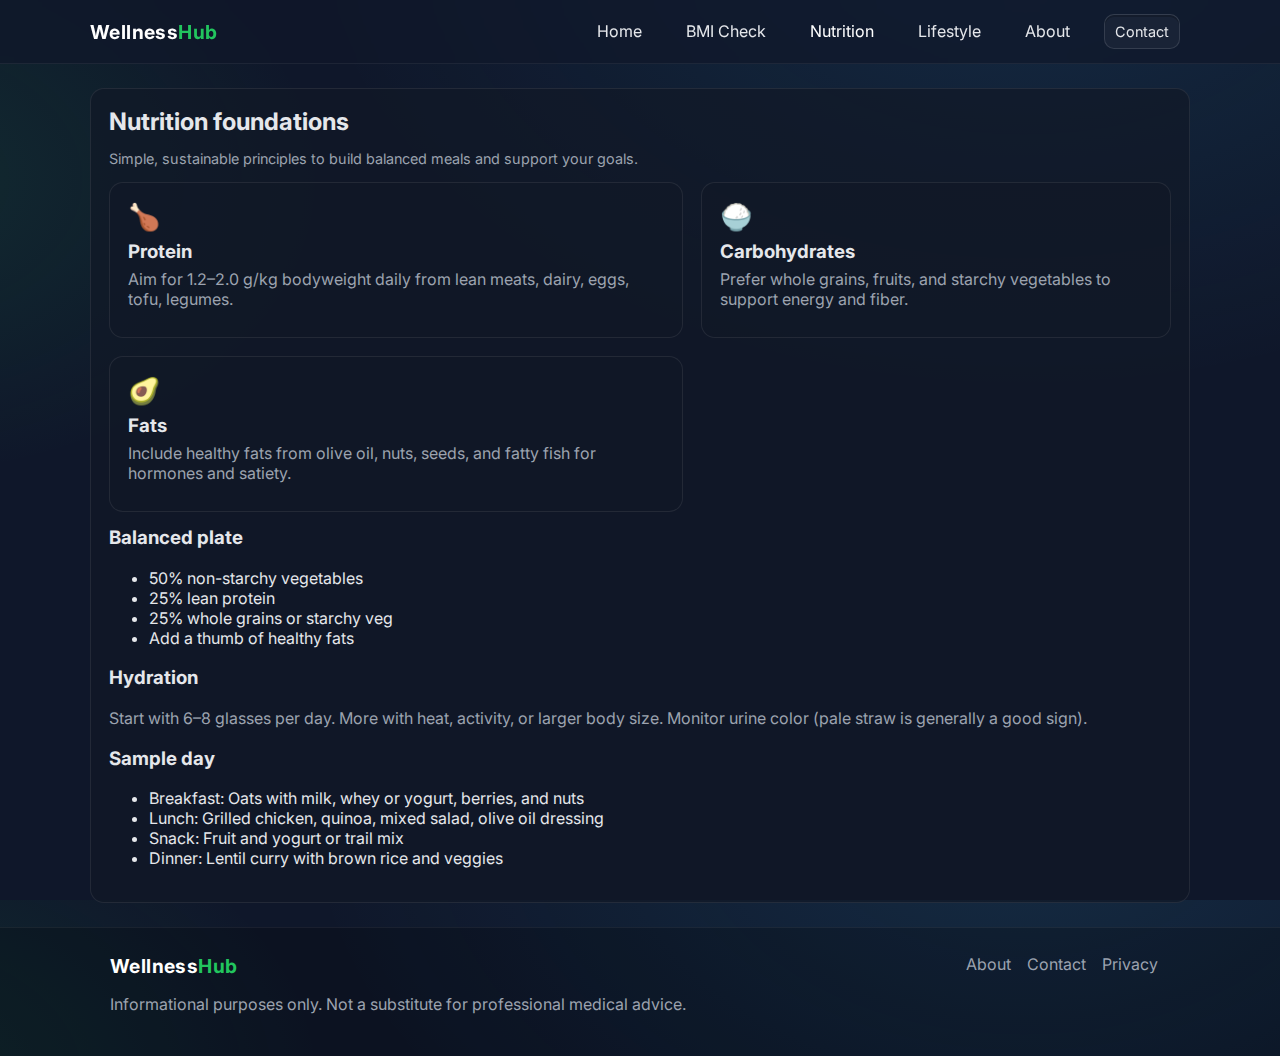
<file: pages/nutrition.html>
<!DOCTYPE html>
<html lang="en">
<head>
  <meta charset="UTF-8" />
  <meta name="viewport" content="width=device-width, initial-scale=1.0" />
  <title>Nutrition Basics | Wellness Hub</title>
  <link rel="stylesheet" href="../assets/css/style.css" />
  <link rel="preconnect" href="https://fonts.googleapis.com">
  <link rel="preconnect" href="https://fonts.gstatic.com" crossorigin>
  <link href="https://fonts.googleapis.com/css2?family=Inter:wght@400;600;700&display=swap" rel="stylesheet">
</head>
<body>
  <header class="site-header">
    <div class="container header-inner">
      <a class="logo" href="../index.html">Wellness<span>Hub</span></a>
      <nav class="nav">
        <a href="../index.html">Home</a>
        <a href="bmi.html">BMI Check</a>
        <a href="nutrition.html" class="active">Nutrition</a>
        <a href="lifestyle.html">Lifestyle</a>
        <a href="about.html">About</a>
        <a href="contact.html" class="btn btn-sm">Contact</a>
      </nav>
    </div>
  </header>

  <main class="container page">
    <section class="panel">
      <h2>Nutrition foundations</h2>
      <p class="help">Simple, sustainable principles to build balanced meals and support your goals.</p>

      <div class="features">
        <div class="grid">
          <div class="card">
            <div class="icon">🍗</div>
            <h3>Protein</h3>
            <p>Aim for 1.2–2.0 g/kg bodyweight daily from lean meats, dairy, eggs, tofu, legumes.</p>
          </div>
          <div class="card">
            <div class="icon">🍚</div>
            <h3>Carbohydrates</h3>
            <p>Prefer whole grains, fruits, and starchy vegetables to support energy and fiber.</p>
          </div>
          <div class="card">
            <div class="icon">🥑</div>
            <h3>Fats</h3>
            <p>Include healthy fats from olive oil, nuts, seeds, and fatty fish for hormones and satiety.</p>
          </div>
        </div>
      </div>

      <h3 style="margin-top:14px">Balanced plate</h3>
      <ul>
        <li>50% non-starchy vegetables</li>
        <li>25% lean protein</li>
        <li>25% whole grains or starchy veg</li>
        <li>Add a thumb of healthy fats</li>
      </ul>

      <h3>Hydration</h3>
      <p>Start with 6–8 glasses per day. More with heat, activity, or larger body size. Monitor urine color (pale straw is generally a good sign).</p>

      <h3>Sample day</h3>
      <ul>
        <li>Breakfast: Oats with milk, whey or yogurt, berries, and nuts</li>
        <li>Lunch: Grilled chicken, quinoa, mixed salad, olive oil dressing</li>
        <li>Snack: Fruit and yogurt or trail mix</li>
        <li>Dinner: Lentil curry with brown rice and veggies</li>
      </ul>
    </section>
  </main>

  <footer class="site-footer">
    <div class="container footer-inner">
      <div>
        <a class="logo" href="../index.html">Wellness<span>Hub</span></a>
        <p class="muted">Informational purposes only. Not a substitute for professional medical advice.</p>
      </div>
      <div class="footer-links">
        <a href="about.html">About</a>
        <a href="contact.html">Contact</a>
        <a href="privacy.html">Privacy</a>
      </div>
    </div>
  </footer>
</body>
</html>
</file>
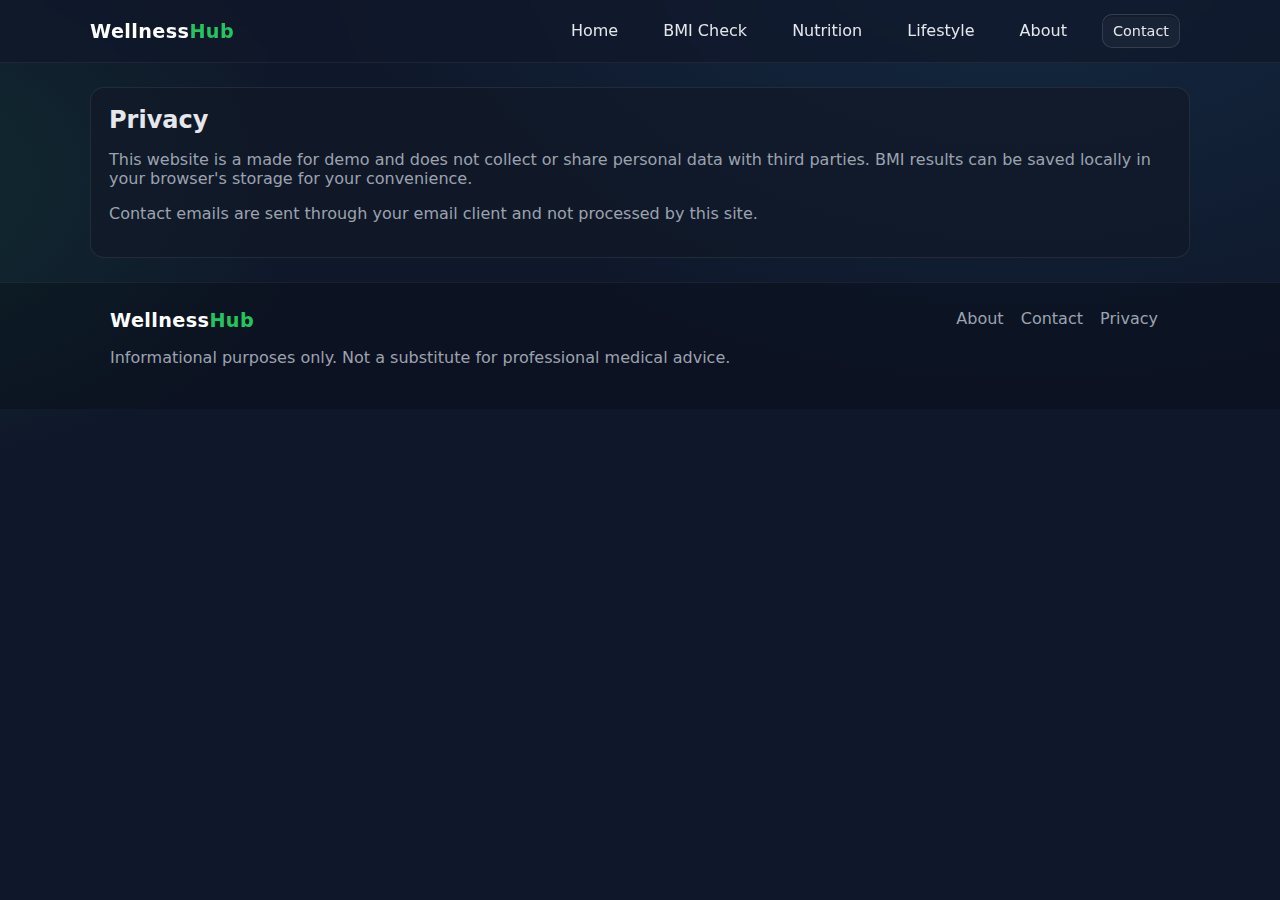
<file: pages/privacy.html>
<!DOCTYPE html>
<html lang="en">
<head>
  <meta charset="UTF-8" />
  <meta name="viewport" content="width=device-width, initial-scale=1.0" />
  <title>Privacy | Wellness Hub</title>
  <link rel="stylesheet" href="../assets/css/style.css" />
</head>
<body>
  <header class="site-header">
    <div class="container header-inner">
      <a class="logo" href="../index.html">Wellness<span>Hub</span></a>
      <nav class="nav">
        <a href="../index.html">Home</a>
        <a href="bmi.html">BMI Check</a>
        <a href="nutrition.html">Nutrition</a>
        <a href="lifestyle.html">Lifestyle</a>
        <a href="about.html">About</a>
        <a href="contact.html" class="btn btn-sm">Contact</a>
      </nav>
    </div>
  </header>

  <main class="container page">
    <section class="panel">
      <h2>Privacy</h2>
      <p>This website is a made for demo and does not collect or share personal data with third parties. BMI results can be saved locally in your browser's storage for your convenience.</p>
      <p>Contact emails are sent through your email client and not processed by this site.</p>
    </section>
  </main>

  <footer class="site-footer">
    <div class="container footer-inner">
      <div>
        <a class="logo" href="../index.html">Wellness<span>Hub</span></a>
        <p class="muted">Informational purposes only. Not a substitute for professional medical advice.</p>
      </div>
      <div class="footer-links">
        <a href="about.html">About</a>
        <a href="contact.html">Contact</a>
        <a href="privacy.html">Privacy</a>
      </div>
    </div>
  </footer>
</body>
</html>
</file>
<file: assets/css/style.css>
/* Base styles */
:root{
  --bg:#0f172a; /* slate-900 */
  --panel:#111827; /* gray-900 */
  --card:#111827;
  --text:#e5e7eb; /* gray-200 */
  --muted:#9ca3af; /* gray-400 */
  --brand:#22c55e; /* green-500 */
  --brand-700:#15803d; /* green-700 */
  --accent:#38bdf8; /* sky-400 */
  --danger:#ef4444; /* red-500 */
  --shadow: 0 10px 25px rgba(0,0,0,.35);
  --radius: 14px;
}
*{box-sizing:border-box}
html,body{height:100%}
body{
  margin:0; font-family: Inter, system-ui, -apple-system, Segoe UI, Roboto, Arial, sans-serif;
  background: radial-gradient(1200px 800px at 80% -10%, rgba(56,189,248,.12), transparent 60%),
              radial-gradient(900px 600px at -10% 20%, rgba(34,197,94,.12), transparent 50%),
              var(--bg);
  color:var(--text);
}
.container{max-width:1100px;margin:0 auto;padding:0 20px}
.muted{color:var(--muted)}
.section-title{font-size:2rem;margin:0 0 10px}

/* Header */
.site-header{position:sticky;top:0;background:rgba(15,23,42,.7);backdrop-filter:blur(10px);border-bottom:1px solid rgba(255,255,255,.06);z-index:50}
.header-inner{display:flex;align-items:center;justify-content:space-between;padding:14px 0}
.logo{font-weight:700;letter-spacing:.4px;color:#fff;text-decoration:none;font-size:1.2rem}
.logo span{color:var(--brand)}
.nav a{color:#e5e7eb;text-decoration:none;margin:0 10px;padding:8px 10px;border-radius:10px;transition:.2s}
.nav a:hover{background:rgba(255,255,255,.06)}
.nav .btn{margin-left:10px}
.nav .active{color:#fff}

/* Buttons */
.btn{display:inline-flex;align-items:center;gap:8px;padding:12px 16px;border-radius:12px;border:1px solid rgba(255,255,255,.12);background:rgba(255,255,255,.04);color:#fff;text-decoration:none;cursor:pointer;transition:.2s;box-shadow:0 2px 0 rgba(0,0,0,.2) inset}
.btn:hover{transform:translateY(-1px);box-shadow:var(--shadow)}
.btn-sm{padding:8px 12px;font-size:.9rem}
.btn-primary{background:linear-gradient(135deg,var(--brand),#34d399);border:0;color:#032408}
.btn-ghost{background:transparent;border:1px solid rgba(255,255,255,.16)}
.btn-danger{background:linear-gradient(135deg,var(--danger),#f87171);border:0}

/* Hero */
.hero{position:relative;padding:64px 0 40px}
.hero-inner{display:grid;grid-template-columns:1.4fr .8fr;gap:24px;align-items:center}
.hero-text h1{font-size:2.6rem;margin:0 0 8px}
.hero-text p{color:var(--muted);margin:0 0 16px}
.cta-group{display:flex;gap:12px;flex-wrap:wrap}
.hero-card{background:linear-gradient(180deg, rgba(56,189,248,.12), rgba(34,197,94,.12));border:1px solid rgba(255,255,255,.12);padding:18px 18px;border-radius:var(--radius)}
.hero-wave{position:absolute;inset:auto 0 0 0;height:70px;background:linear-gradient(180deg,rgba(0,0,0,0),rgba(255,255,255,.04));mask: radial-gradient(120px 60px at 10% 10%, #000 99%, transparent), radial-gradient(160px 60px at 40% 40%, #000 99%, transparent), radial-gradient(120px 60px at 70% 10%, #000 99%, transparent), linear-gradient(#000,#000)}

/* Cards */
.features .grid{display:grid;grid-template-columns:repeat(3,1fr);gap:16px}
.card{background:rgba(17,24,39,.7);border:1px solid rgba(255,255,255,.08);padding:18px;border-radius:var(--radius);text-decoration:none;color:inherit;transition:.2s;position:relative}
.card:hover{transform:translateY(-3px);box-shadow:var(--shadow);border-color:rgba(255,255,255,.18)}
.card .icon{font-size:26px}
.card h3{margin:8px 0 6px}
.card p{color:var(--muted);margin:0 0 10px}
.card .link{color:#a7f3d0}

/* Newsletter */
.newsletter{margin:28px 0 48px}
.newsletter-inner{display:flex;flex-wrap:wrap;align-items:center;justify-content:space-between;gap:16px;background:linear-gradient(180deg, rgba(56,189,248,.10), rgba(34,197,94,.10));border:1px solid rgba(255,255,255,.12);padding:18px 18px;border-radius:var(--radius)}
.newsletter-form{display:flex;gap:10px}
.newsletter-form input{padding:12px 14px;border-radius:12px;border:1px solid rgba(255,255,255,.16);background:rgba(0,0,0,.2);color:#fff;min-width:240px}
.form-feedback{display:block;margin-top:6px;color:var(--muted)}

/* Footer */
.site-footer{border-top:1px solid rgba(255,255,255,.06);padding:26px 0;background:rgba(0,0,0,.2)}
.footer-inner{display:flex;align-items:flex-start;justify-content:space-between;gap:20px}
.footer-links a{color:var(--muted);text-decoration:none;margin-right:12px}
.footer-links a:hover{color:#fff}

/* Layout helpers */
.page{padding:24px 0}
.page .grid{display:grid;grid-template-columns:1.1fr .9fr;gap:18px}
.panel{background:rgba(17,24,39,.7);border:1px solid rgba(255,255,255,.08);padding:18px;border-radius:var(--radius)}
.panel h2{margin:0 0 8px}
.panel p{color:var(--muted)}

/* Forms */
label{display:block;margin:12px 0 6px}
input, select{width:100%;padding:12px 14px;border-radius:12px;border:1px solid rgba(255,255,255,.16);background:rgba(0,0,0,.2);color:#fff}
.help{font-size:.9rem;color:var(--muted)}
.result{padding:14px;border-radius:12px;background:rgba(34,197,94,.08);border:1px solid rgba(34,197,94,.25);margin-top:12px}

/* Responsive */
@media (max-width: 900px){
  .hero-inner{grid-template-columns:1fr}
  .features .grid{grid-template-columns:1fr}
  .page .grid{grid-template-columns:1fr}
}
</file>
